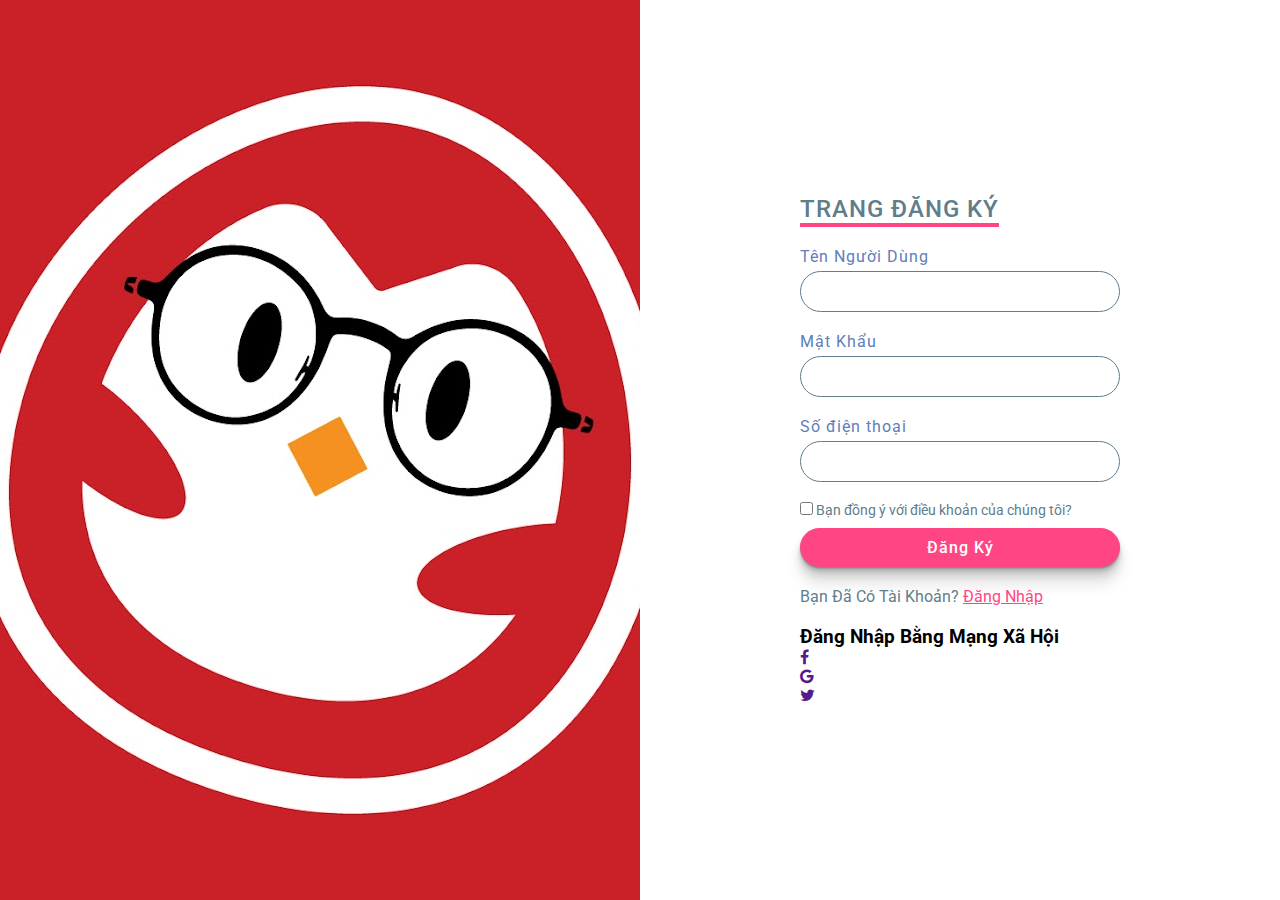
<file: dangky/index.html>
<!DOCTYPE html>
 <html lang="en">
 <head>
     <meta charset="UTF-8">
     <meta name="viewport" content="width=device-width, initial-scale=1.0">
     <title>Tạo Trang Login</title>
     <link rel="stylesheet" href="main.css">
     <link rel="preconnect" href="https://fonts.gstatic.com">
     <link href="https://fonts.googleapis.com/css2?family=Roboto:wght@400;500&display=swap" rel="stylesheet">
     <link rel="stylesheet" href="https://stackpath.bootstrapcdn.com/font-awesome/4.7.0/css/font-awesome.min.css">
</head>
<body>
</body>
</html>
<section>
    <!--Bắt Đầu Phần Hình Ảnh-->
    <div class="img-bg">
        <img src="../images/logo1.jpg" alt="Hình Ảnh Minh Họa">
    </div>
    <!--Kết Thúc Phần Hình Ảnh-->
    <!--Bắt Đầu Phần Nội Dung-->
    <div class="noi-dung">
        <div class="form">
            <h2>Trang Đăng Ký</h2>
            <form action="">
                <div class="input-form">
                    <span>Tên Người Dùng</span>
                    <input type="text" name="">
                </div>
                <div class="input-form">
                    <span>Mật Khẩu</span>
                    <input type="password" name="">
                </div>
                <div class="input-form">
                    <span>Số điện thoại</span>
                    <input type="number" name="">
                </div>
                <div class="nho-dang-nhap">
                    <label><input type="checkbox" name=""> Bạn đồng ý với điều khoản của chúng tôi?</label>
                </div>
                <div class="input-form">
                    <input type="submit" value="Đăng Ký">
                </div>
                <div class="input-form">
                    <p>Bạn Đã Có Tài Khoản? <a href="#">Đăng Nhập</a></p>
                </div>
            </form>
            <h3>Đăng Nhập Bằng Mạng Xã Hội</h3>
            <a href="" class="header__navbar-icon-link">
                <ul class="icon-dang-nhap">
                <ul><i class="fa fa-facebook" aria-hidden="true"></i></ul>
                <ul><i class="fa fa-google" aria-hidden="true"></i></ul>
                <ul><i class="fa fa-twitter" aria-hidden="true"></i></ul>
            </ul>
            </a>
        </div>
    </div>
    <!--Kết Thúc Phần Nội Dung-->
</section>
</file>
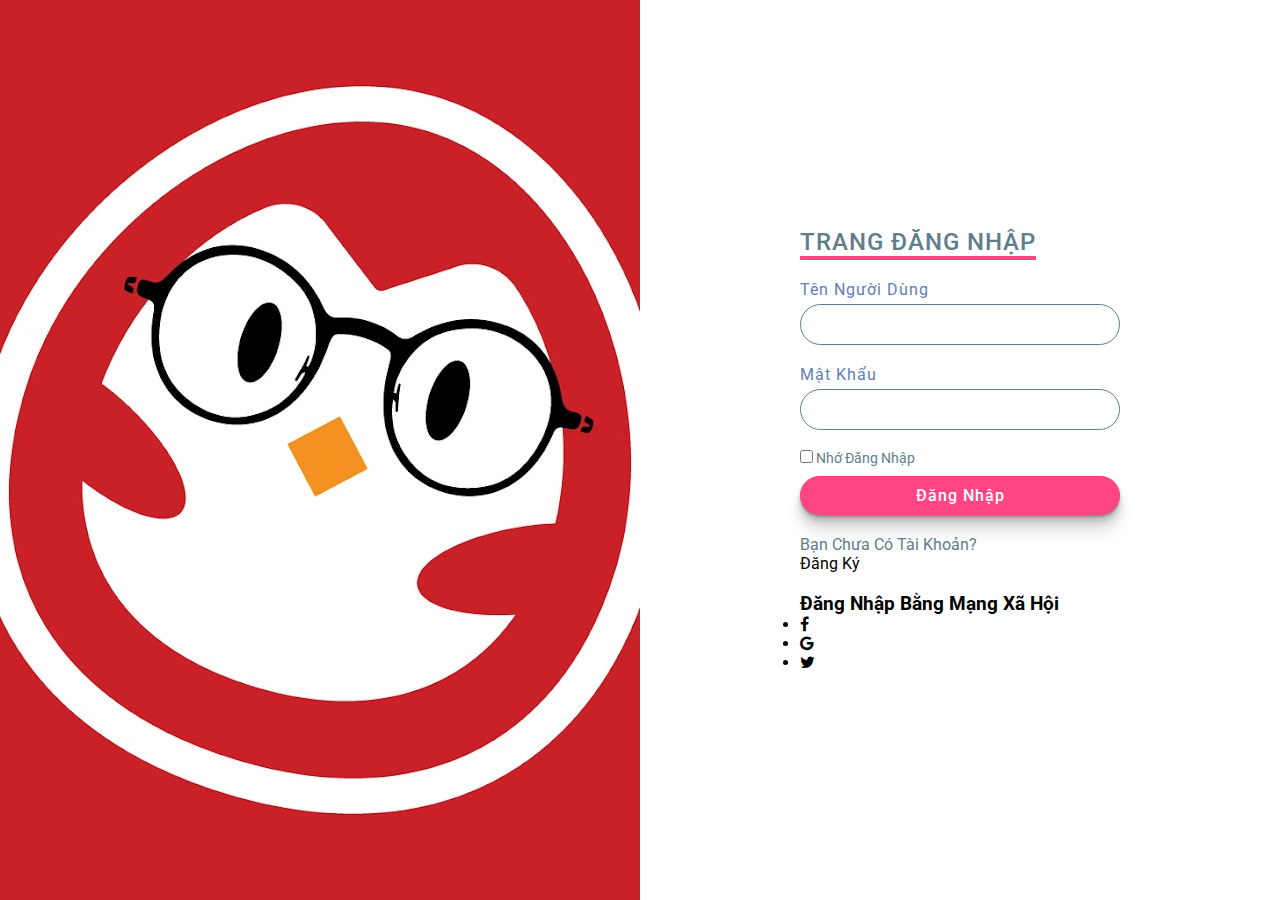
<file: dangnhap/index.html>
<!DOCTYPE html>
 <html lang="en">
 <head>
     <meta charset="UTF-8">
     <meta name="viewport" content="width=device-width, initial-scale=1.0">
     <title>Tạo Trang Login</title>
     <link rel="stylesheet" href="main.css">
     <link rel="preconnect" href="https://fonts.gstatic.com">
     <link href="https://fonts.googleapis.com/css2?family=Roboto:wght@400;500&display=swap" rel="stylesheet">
     <link rel="stylesheet" href="https://stackpath.bootstrapcdn.com/font-awesome/4.7.0/css/font-awesome.min.css">
</head>
<body>
</body>
</html>
<section>
    <!--Bắt Đầu Phần Hình Ảnh-->
    <div class="img-bg">
        <img src="../images/logo1.jpg" alt="Hình Ảnh Minh Họa">
    </div>
    <!--Kết Thúc Phần Hình Ảnh-->
    <!--Bắt Đầu Phần Nội Dung-->
    <div class="noi-dung">
        <div class="form">
            <h2>Trang Đăng Nhập</h2>
            <form action="">
                <div class="input-form">
                    <span>Tên Người Dùng</span>
                    <input type="text" name="">
                </div>
                <div class="input-form">
                    <span>Mật Khẩu</span>
                    <input type="password" name="">
                </div>
                <div class="nho-dang-nhap">
                    <label><input type="checkbox" name=""> Nhớ Đăng Nhập</label>
                </div>
                <div class="input-form">
                    <input type="submit" value="Đăng Nhập">
                </div>
                <div class="input-form">
                    <p>Bạn Chưa Có Tài Khoản? <div class="register">Đăng Ký</div></p>
                </div>
            </form>
            <h3>Đăng Nhập Bằng Mạng Xã Hội</h3>
            <ul class="icon-dang-nhap">
                <li><i class="fa fa-facebook" aria-hidden="true"></i></li>
                <li><i class="fa fa-google" aria-hidden="true"></i></li>
                <li><i class="fa fa-twitter" aria-hidden="true"></i></li>
            </ul>
        </div>
    </div>
    <!--Kết Thúc Phần Nội Dung-->
</section>

<script>

    const btnRegister = document.querySelector(".register") 

    btnRegister.addEventListener("click", ()=> {
        window.location.href = "../dangky/index.html"
    })
</script>
</file>
<file: dangky/main.css>
*{
    margin:0;
    padding: 0;
    box-sizing: border-box;
    font-family: 'Roboto', sans-serif;
}
section{
    position: relative;
    width: 100%;
    height: 100vh;
    display: flex;
}
section .img-bg{
    position: relative;
    width: 50%;
    height: 100%;
}
section .img-bg img{
    position: absolute;
    top: 0;
    left: 0;
    width: 100%;
    height: 100%;
    object-fit: cover;
}
section .noi-dung{
    display: flex;
    justify-content: center;
    align-items: center;
    width: 50%;
    height: 100%;
}
section .noi-dung .form{
    width: 50%;
}
section .noi-dung .form h2{
    color: #607d8b;
    font-weight: 500;
    font-size: 1.5em;
    text-transform: uppercase;
    margin-bottom: 20px;
    border-bottom: 4px solid #ff4584;
    display: inline-block;
    letter-spacing: 1px;
}
section .noi-dung .form .input-form{
    margin-bottom: 20px;
}
section .noi-dung .form .input-form span{
    font-size: 16px;
    margin-bottom: 5px;
    display: inline-block;
    color: #607db8;
    letter-spacing: 1px;
     }
section .noi-dung .form .input-form input{
    width: 100%;
    padding: 10px 20px;
    outline: none;
    border: 1px solid #607d8b;
    font-size: 16px;
    letter-spacing: 1px;
    color: #607d8b;
    background: transparent;
    border-radius: 30px;
    }
section .noi-dung .form .input-form input[type="submit"]{
    background: #ff4584;
    color: #fff;
    outline: none;
    border: none;
    font-weight: 500;
    cursor: pointer;
    box-shadow: 0 1px 1px rgba(0,0,0,0.12),
               0 2px 2px rgba(0,0,0,0.12),
               0 4px 4px rgba(0,0,0,0.12),
              0 8px 8px rgba(0,0,0,0.12),
              0 16px 16px rgba(0,0,0,0.12);
}
section .noi-dung .form .input-form input[type="submit"]:hover{
    background: #f53677;
}
section .noi-dung .form .nho-dang-nhap{
    margin-bottom: 10px;
    color: #607d8b;
    font-size: 14px;
}
section .noi-dung .form .input-form p{
    color: #607d8b;
}
section .noi-dung .form .input-form p a{
    color: #ff4584;
}
@media (max-width: 768px){
    section .img-bg{
        position: absolute;
        top: 0;
        left: 0;
        width: 100%;
        height: 100%;
    }
    section .noi-dung{
        display: flex;
        justify-content: center;
        align-items: center;
        width: 100%;
        height: 100%;
        z-index: 1;
    }
    section .noi-dung .form{
        width: 100%;
        padding: 40px;
        background: rgba(255 255 255 / 0.9);
        margin: 50px;
    }
    section .noi-dung .form h3{
        color: #607d8b;
        text-align: center;
        margin: 30px 0 10px;
        font-weight: 500;
    }

}
</file>
<file: dangnhap/main.css>
*{
    margin:0;
    padding: 0;
    box-sizing: border-box;
    font-family: 'Roboto', sans-serif;
}
section{
    position: relative;
    width: 100%;
    height: 100vh;
    display: flex;
}
section .img-bg{
    position: relative;
    width: 50%;
    height: 100%;
}
section .img-bg img{
    position: absolute;
    top: 0;
    left: 0;
    width: 100%;
    height: 100%;
    object-fit: cover;
}
section .noi-dung{
    display: flex;
    justify-content: center;
    align-items: center;
    width: 50%;
    height: 100%;
}
section .noi-dung .form{
    width: 50%;
}
section .noi-dung .form h2{
    color: #607d8b;
    font-weight: 500;
    font-size: 1.5em;
    text-transform: uppercase;
    margin-bottom: 20px;
    border-bottom: 4px solid #ff4584;
    display: inline-block;
    letter-spacing: 1px;
}
section .noi-dung .form .input-form{
    margin-bottom: 20px;
}
section .noi-dung .form .input-form span{
    font-size: 16px;
    margin-bottom: 5px;
    display: inline-block;
    color: #607db8;
    letter-spacing: 1px;
     }
section .noi-dung .form .input-form input{
    width: 100%;
    padding: 10px 20px;
    outline: none;
    border: 1px solid #607d8b;
    font-size: 16px;
    letter-spacing: 1px;
    color: #607d8b;
    background: transparent;
    border-radius: 30px;
    }
section .noi-dung .form .input-form input[type="submit"]{
    background: #ff4584;
    color: #fff;
    outline: none;
    border: none;
    font-weight: 500;
    cursor: pointer;
    box-shadow: 0 1px 1px rgba(0,0,0,0.12),
               0 2px 2px rgba(0,0,0,0.12),
               0 4px 4px rgba(0,0,0,0.12),
              0 8px 8px rgba(0,0,0,0.12),
              0 16px 16px rgba(0,0,0,0.12);
}
section .noi-dung .form .input-form input[type="submit"]:hover{
    background: #f53677;
}
section .noi-dung .form .nho-dang-nhap{
    margin-bottom: 10px;
    color: #607d8b;
    font-size: 14px;
}
section .noi-dung .form .input-form p{
    color: #607d8b;
}
section .noi-dung .form .input-form p a{
    color: #ff4584;
}
@media (max-width: 768px){
    section .img-bg{
        position: absolute;
        top: 0;
        left: 0;
        width: 100%;
        height: 100%;
    }
    section .noi-dung{
        display: flex;
        justify-content: center;
        align-items: center;
        width: 100%;
        height: 100%;
        z-index: 1;
    }
    section .noi-dung .form{
        width: 100%;
        padding: 40px;
        background: rgba(255 255 255 / 0.9);
        margin: 50px;
    }
    section .noi-dung .form h3{
        color: #607d8b;
        text-align: center;
        margin: 30px 0 10px;
        font-weight: 500;
    }
}
</file>
